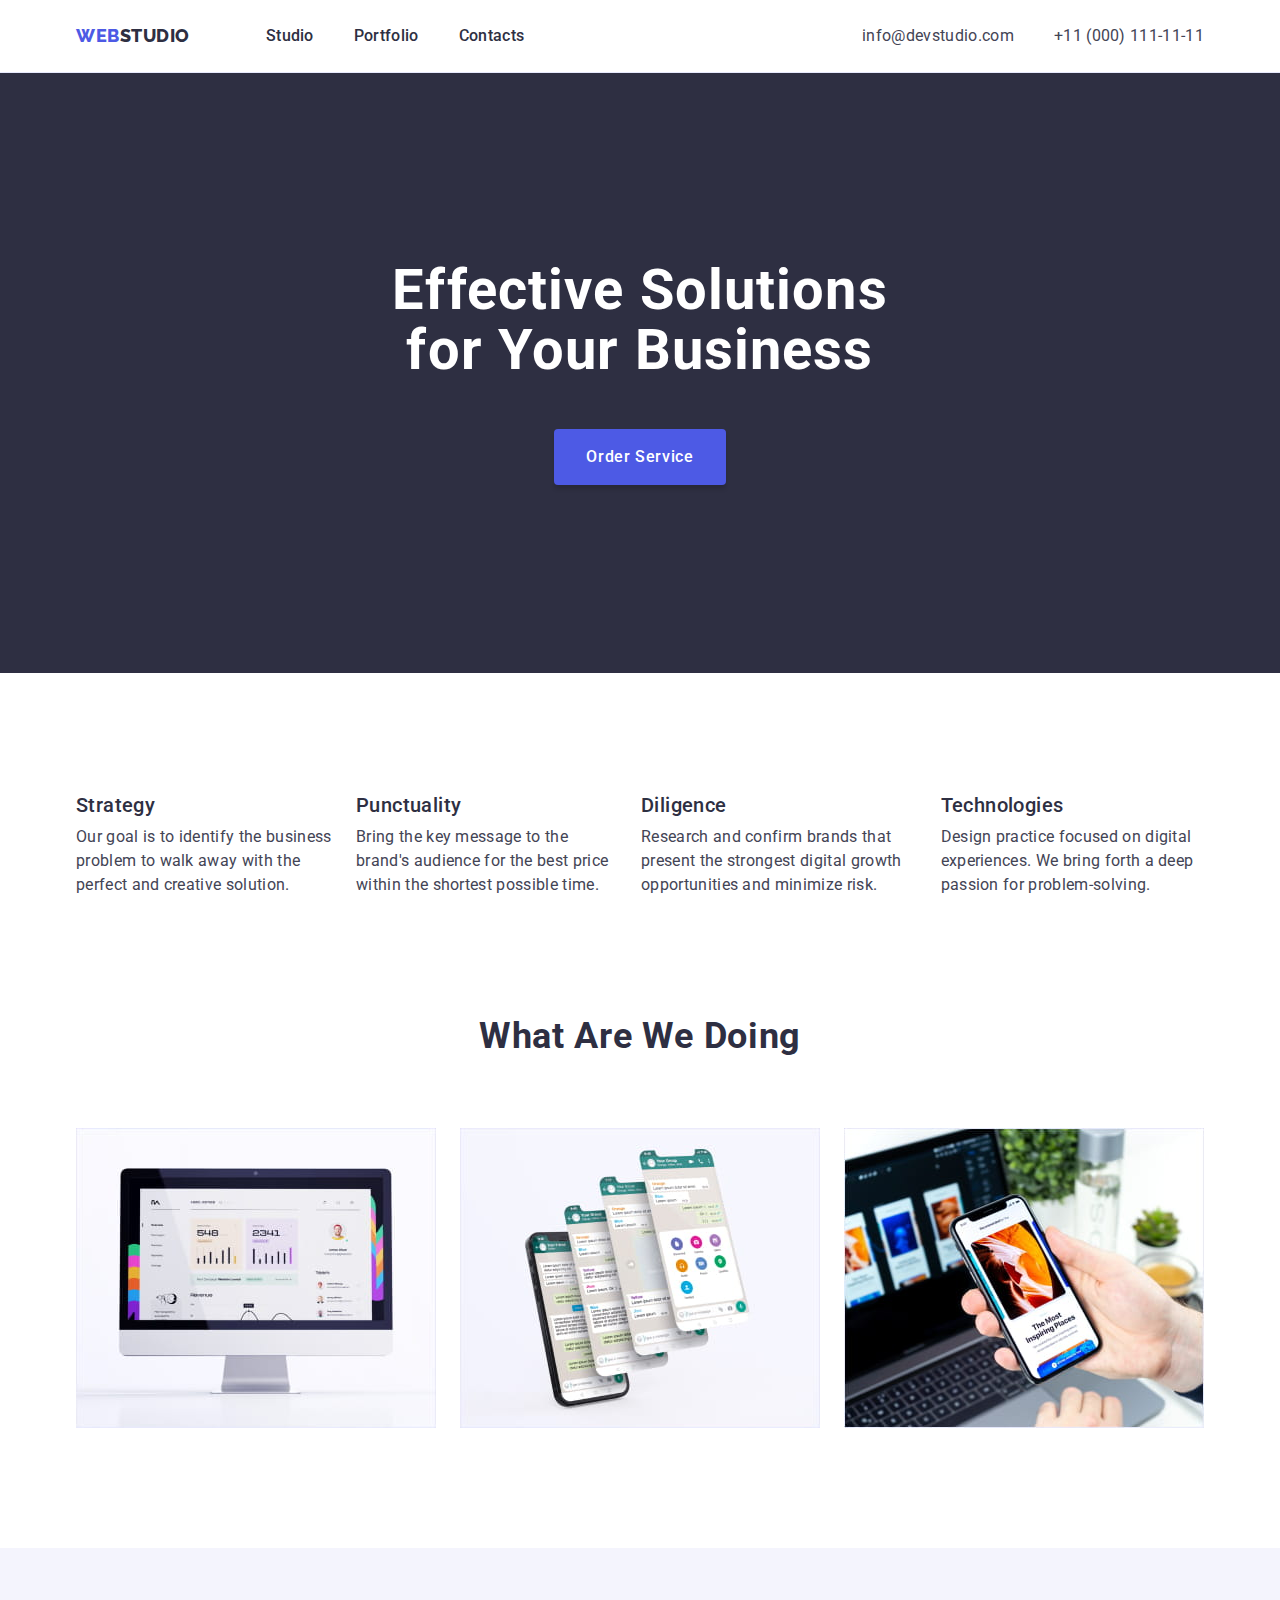
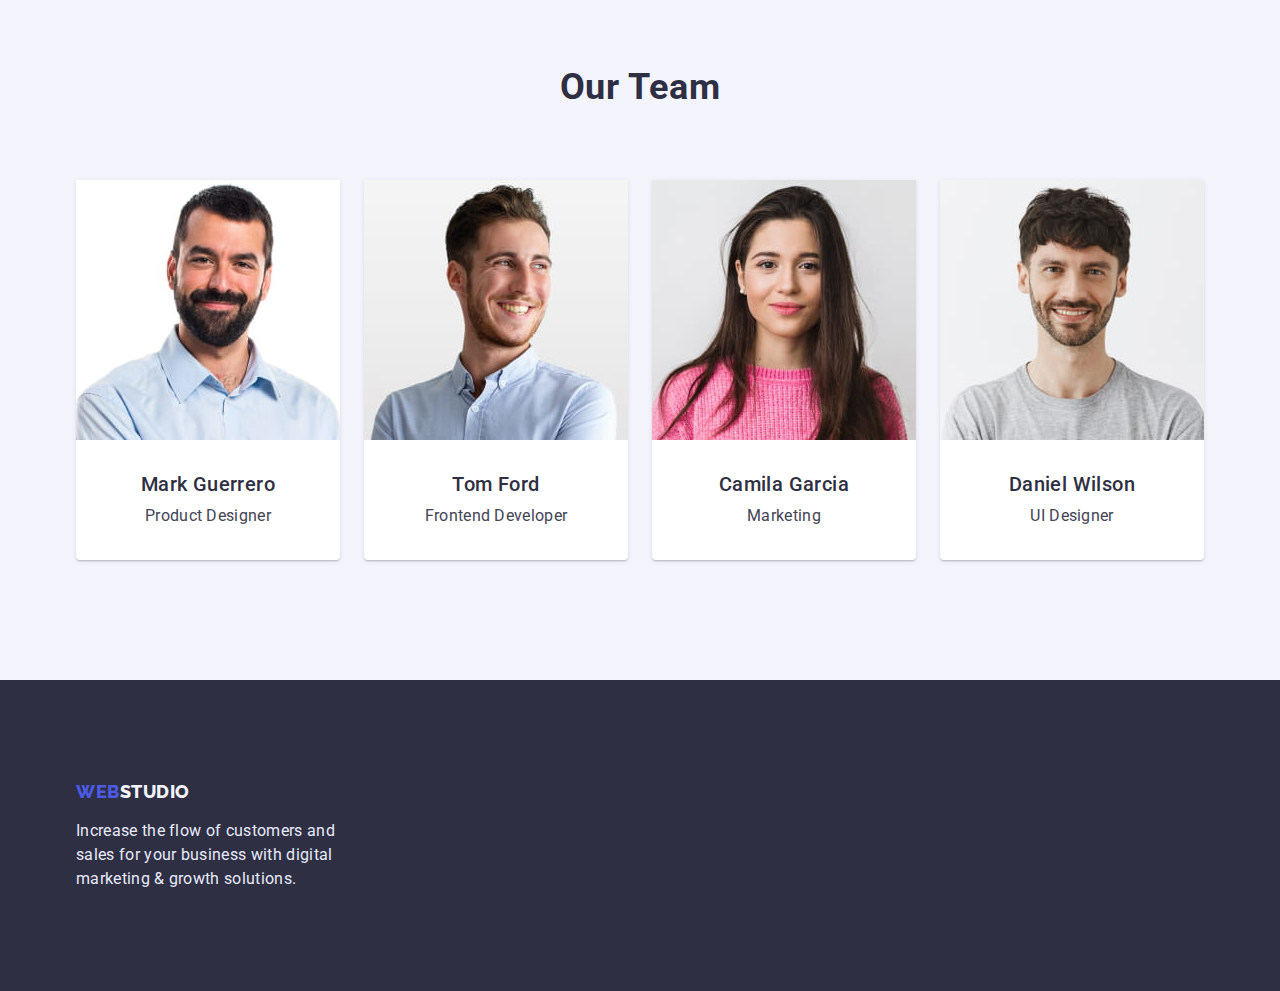
<file: index.html>
<!DOCTYPE html>
<html lang="en">
<head>
    <meta charset="UTF-8">
    <meta http-equiv="X-UA-Compatible" content="IE=edge">
    <meta name="viewport" content="width=device-width, initial-scale=1.0">
    <title>Studio</title>
    <link rel="preconnect" href="https://fonts.googleapis.com">
    <link rel="preconnect" href="https://fonts.gstatic.com" crossorigin>
    <link href="https://fonts.googleapis.com/css2?family=Raleway:wght@800&family=Roboto:wght@400;500;700;900&display=swap" rel="stylesheet">
    <link rel="stylesheet" href="css/modern-normalize.css">    
    <link rel="stylesheet" href="css/styles.css">
</head>
<body>
    
<!-- HEADER -->

<header class="top-line">
    
    <div class="top-general container">

        <nav class="top-navigation">
            <a href="./index.html" class="logo"><span class="logo-clr-2">Web</span>Studio</a>
    
            <ul class="top-navigation-list">

                <li class="top-navigation-items">
                    <a href="index.html" class="navigation-styles">Studio</a>
                </li>
                <li class="top-navigation-items">
                    <a href="portfolio.html" class="navigation-styles">Portfolio</a>
                </li>
                <li class="top-navigation-items">
                    <a href="" class="navigation-styles">Contacts</a>
                </li>

            </ul>

        </nav>
    
        <address class="top-contacts">
            <ul class="top-contacts-list">

                <li class="top-contacts-items">
                    <a href="mailto:info@devstudio.com" class="top-contacts-link">info@devstudio.com</a>
                </li>
                <li class="top-contacts-items">
                    <a href="tel:+110001111111" class="top-contacts-link">+11 (000) 111-11-11</a>
                </li>

            </ul>

        </address>
    </div>

</header>

<!-- MAIN -->

<main>

<!-- SEC 1 -->

<section class="hero-back">

        <div class="hero-box container">
            <h1 class="hero-title">Effective Solutions
                for Your Business</h1>

            <button type="button" class="hero-button">Order Service</button>
        </div>

</section>

<!-- SEC 2 -->

<section class="section">

    <div class="container">

        <h2 class="visually-hidden">features</h2>

            <ul class="benefits-list">
    
                <li class="benefits-items">
                    <h3 class="benefits-title">Strategy</h3>
    
                    <p class="benefits-text">
                        Our goal is to identify the business
                        problem to walk away with the
                        perfect and creative solution. 
                    </p>
                </li>
    
                <li class="benefits-items">
                    <h3 class="benefits-title">Punctuality</h3>
    
                    <p class="benefits-text">
                        Bring the key message to the
                        brand's audience for the best price
                        within the shortest possible time.
                    </p>
                </li>
    
                <li class="benefits-items">
                    <h3 class="benefits-title">Diligence</h3>
    
                    <p class="benefits-text">Research and confirm brands that
                        present the strongest digital growth
                        opportunities and minimize risk.
                    </p>
                </li>
    
                <li class="benefits-items">
                    <h3 class="benefits-title">Technologies</h3>
    
                    <p class="benefits-text">Design practice focused on digital
                        experiences. We bring forth a deep
                        passion for problem-solving.
                        </p>
                </li>
    
            </ul>

    </div>

</section>

<!-- SEC 3 -->

<section class="section services">
        
    <div class="container">
        
        <h2 class="services-title">What are we doing</h2>
    
            <ul class="services-list">
    
                <li class="services-items">
                    <img src="./images/pc.jpg" alt="pc" width="360" height="300">
                </li>
    
                <li class="services-items">
                    <img src="./images/smartphone1.jpg" alt="smartphone" width="360" height="300">
                </li>
    
                <li class="services-items">
                    <img src="./images/smartphone2.jpg" alt="smartphone" width="360" height="300">
                </li>
    
            </ul>
        
    </div>

</section>

<!-- SEC 4 -->

<section class="section team-back">

    <div class="container">
        
        <h2 class="team-title">Our Team</h2>
    
            <ul class="team-list">
    
                <li class="team-cards">
                    <img src="./images/Mark.jpg" alt="Mark" width="264" height="260">
    
                        <h3 class="team-name">Mark Guerrero</h3>
                        <p class="team-specialization">Product Designer</p>
    
                </li>
    
                <li class="team-cards">
                    <img src="./images/Tom.jpg" alt="Tom" width="264" height="260">
    
                        <div>
                            <h3 class="team-name">Tom Ford</h3>
                            <p class="team-specialization">Frontend Developer</p>
                        </div>
    
                </li>
    
                <li class="team-cards">
                    <img src="./images/Camila.jpg" alt="Camila" width="264" height="260">
    
                        <h3 class="team-name">Camila Garcia</h3>
                        <p class="team-specialization">Marketing</p>
    
                </li>
    
                <li class="team-cards">
                    <img src="./images/Daniel.jpg" alt="Daniel" width="264" height="260">
    
                        <h3 class="team-name">Daniel Wilson</h3>
                        <p class="team-specialization">UI Designer</p>
    
                
                    </li>
            
                </ul>
    </div>

</section>

</main>

<!-- FOOTER -->

<footer class="footer-page">

    <div class="foot-back container">
        <a href="./index.html" class="logo-foot"><span class="logo-clr-2">Web</span>Studio</a>
    
        <p class="foot-text">Increase the flow of customers and sales for your business with digital marketing & growth solutions.</p>
    </div>

</footer>

</body>
</html>
</file>
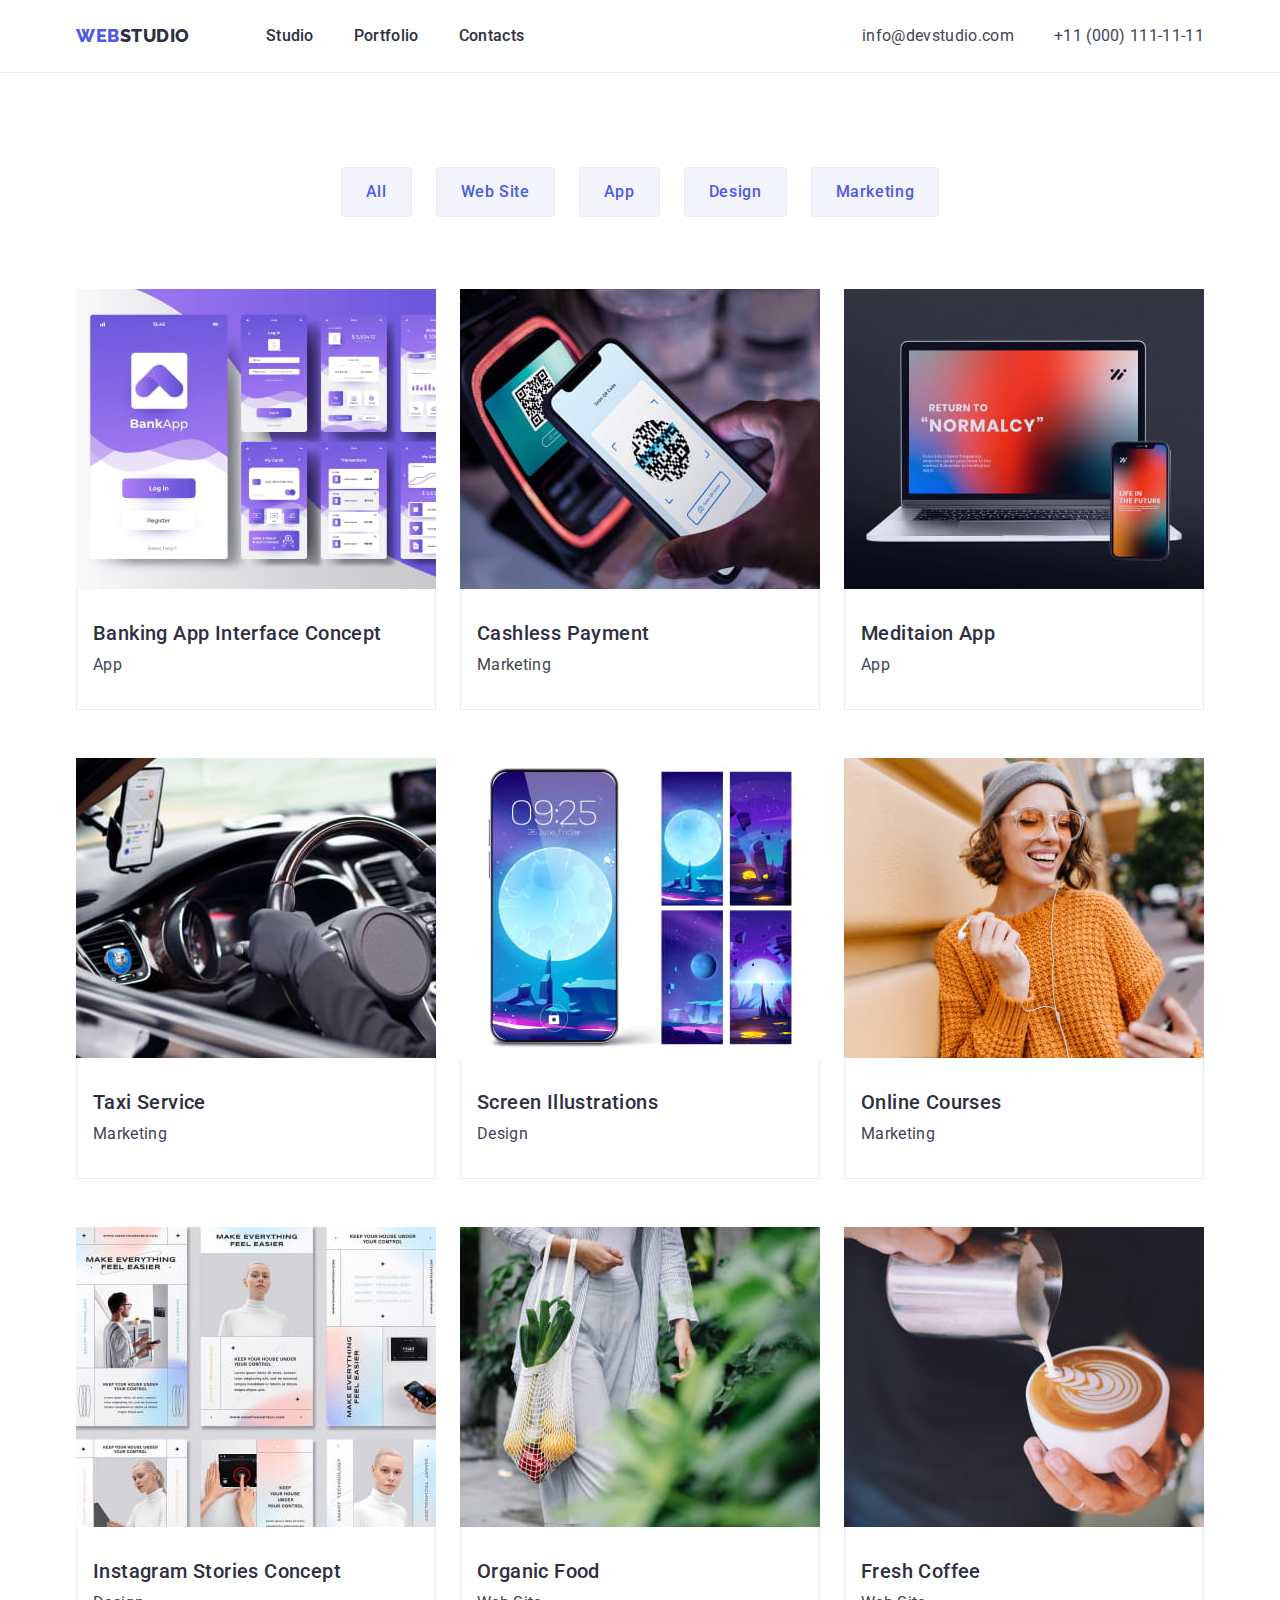
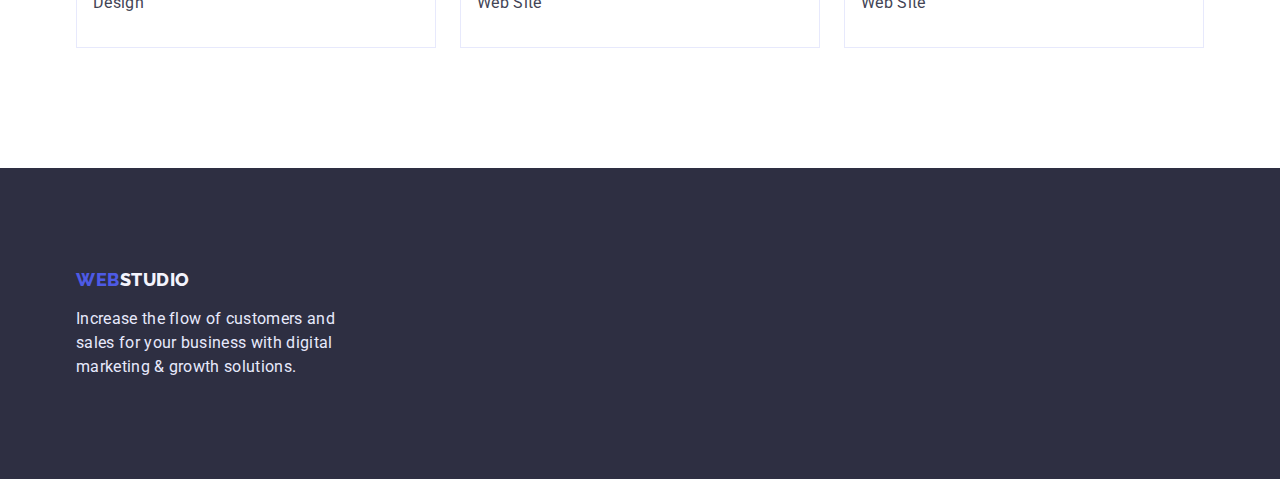
<file: portfolio.html>
<!DOCTYPE html>
<html lang="en">
<head>
    <meta charset="UTF-8">
    <meta http-equiv="X-UA-Compatible" content="IE=edge">
    <meta name="viewport" content="width=device-width, initial-scale=1.0">
    <title>Portfolio</title>
    <link rel="preconnect" href="https://fonts.googleapis.com">
    <link rel="preconnect" href="https://fonts.gstatic.com" crossorigin>
    <link href="https://fonts.googleapis.com/css2?family=Raleway:wght@800&family=Roboto:wght@400;500;700;900&display=swap" rel="stylesheet">
    <link rel="stylesheet" href="css/modern-normalize.css">
    <link rel="stylesheet" href="css/styles.css">
</head>
<body>
    
<!-- HEADER -->

<header class="top-line">
    
    <div class="top-general container">

        <nav class="top-navigation">
            <a href="./index.html" class="logo"><span class="logo-clr-2">Web</span>Studio</a>
    
            <ul class="top-navigation-list">

                <li class="top-navigation-items">
                    <a href="index.html" class="navigation-styles">Studio</a>
                </li>
                <li class="top-navigation-items">
                    <a href="portfolio.html" class="navigation-styles">Portfolio</a>
                </li>
                <li class="top-navigation-items">
                    <a href="" class="navigation-styles">Contacts</a>
                </li>

            </ul>

        </nav>
    
        <address class="top-contacts">
            <ul class="top-contacts-list">

                <li class="top-contacts-items">
                    <a href="mailto:info@devstudio.com" class="top-contacts-link">info@devstudio.com</a>
                </li>
                <li class="top-contacts-items">
                    <a href="tel:+110001111111" class="top-contacts-link">+11 (000) 111-11-11</a>
                </li>

            </ul>

        </address>
    </div>

</header>

<!-- MAIN -->

<main>
    
<!-- SEC 1 -->

<section class="section scroll-up">

    <div class="container">

        <h1 class="visually-hidden">Portfolio</h1>
    
            <ul class="scroll-portfolio-list">
    
                <li class="scroll-items">
                    <button type="button" class="button-portfolio">All</button>
                </li>
                <li class="scroll-items">
                    <button type="button" class="button-portfolio">Web Site</button>
                </li>
                <li class="scroll-items">
                    <button type="button" class="button-portfolio">App</button>
                </li>
                <li class="scroll-items">
                    <button type="button" class="button-portfolio">Design</button>
                </li>
                <li class="scroll-items">
                    <button type="button" class="button-portfolio">Marketing</button>
                </li>
    
            </ul>
    
    <!-- SEC 1.2 -->
    
        <ul class="portfolio-list">
    
            <li class="card-items">
            
                <a href="" class="card-link-style">
                        <img class="brand-pic" class="brand-pic" src="./images/project-card-1.jpg" alt="Banking App Interface Concept" width="360" height="300">
                    <div class="card-frame">
                        <h3 class="brand-name">Banking App Interface Concept</h3>
                        <p class="brand-type">App</p>
                    </div>
                </a>

            </li>
    
            <li class="card-items">
            
                <a href="" class="card-link-style">
                        <img class="brand-pic" src="./images/project-card-2.jpg" alt="Cashless Payment" width="360" height="300">
                    <div class="card-frame">
                        <h3 class="brand-name">Cashless Payment</h3>
                        <p class="brand-type">Marketing</p>
                    </div>
                </a>

            </li>
    
            <li class="card-items">
            
                <a href="" class="card-link-style">
                        <img class="brand-pic" src="./images/project-card-3.jpg" alt="Meditaion App" width="360" height="300">
                    <div class="card-frame">
                        <h3 class="brand-name">Meditaion App</h3>
                        <p class="brand-type">App</p>
                    </div>
                </a>

            </li>
    
            <li class="card-items">
            
                <a href="" class="card-link-style">
                        <img class="brand-pic" src="./images/project-card-4.jpg" alt="Taxi Service" width="360" height="300">
                    <div class="card-frame">
                        <h3 class="brand-name">Taxi Service</h3>
                        <p class="brand-type">Marketing</p>
                    </div>
                </a>

            </li>
    
            <li class="card-items">
            
                <a href="" class="card-link-style">
                        <img class="brand-pic" src="./images/project-card-5.jpg" alt="Screen Illustrations" width="360" height="300">
                    <div class="card-frame">
                        <h3 class="brand-name">Screen Illustrations</h3>
                        <p class="brand-type">Design</p>
                    </div>
                </a>

            </li>
    
            <li class="card-items">
            
                <a href="" class="card-link-style">
                        <img class="brand-pic" src="./images/project-card-6.jpg" alt="Online Courses" width="360" height="300">
                    <div class="card-frame">
                        <h3 class="brand-name">Online Courses</h3>
                        <p class="brand-type">Marketing</p>
                    </div>
                </a>

            </li>
            
            <li class="card-items">
            
                <a href="" class="card-link-style">
                        <img class="brand-pic" src="./images/project-card-7.jpg" alt="Instagram Stories Concept" width="360" height="300">
                    <div class="card-frame">
                        <h3 class="brand-name">Instagram Stories Concept</h3>
                        <p class="brand-type">Design</p>
                    </div>
                </a>

            </li>
            
            <li class="card-items">
            
                <a href="" class="card-link-style">
                        <img class="brand-pic" src="./images/project-card-8.jpg" alt="Organic Food" width="360" height="300">
                    <div class="card-frame">
                        <h3 class="brand-name">Organic Food</h3>
                        <p class="brand-type">Web Site</p>
                    </div>
                </a>

            </li>
    
            <li class="card-items">
            
                <a href="" class="card-link-style">
                        <img class="brand-pic" src="./images/project-card-9.jpg" alt="Fresh Coffee" width="360" height="300">
                    <div class="card-frame">
                        <h3 class="brand-name">Fresh Coffee</h3>
                        <p class="brand-type">Web Site</p>
                    </div>
                </a>

            </li>
    
        </ul>

    </div>

</section>

</main>

<!-- FOOTER -->

<footer class="footer-page">

    <div class="foot-back container">
        <a href="./index.html" class="logo-foot"><span class="logo-clr-2">Web</span>Studio</a>
    
        <p class="foot-text">Increase the flow of customers and sales for your business with digital marketing & growth solutions.</p>
    </div>

</footer>

</body>
</html>
</file>
<file: css/styles.css>
*{
margin: 0;
padding: 0;
}

img{
    display: block;
}

body{
font-family: 'Roboto', sans-serif;
background-color: var(--color-9);
color: var(--color-3);
}

.container{
max-width: 1158px;
margin: auto;
padding: 0 15px;
}

.section{
padding-top: 120px;
padding-bottom: 120px;
}

:root {
    --color-1: #4D5AE5 ;
    --color-2: #404BBF;
    --color-3: #2E2F42;
    --color-4: #31D0AA;
    --color-5: #434455 ;
    --color-6: #8E8F99 ;
    --color-7: #E7E9FC ;
    --color-8: #F4F4FD ;
    --color-9: #FFFFFF;
}

.visually-hidden {
position: absolute;
white-space: nowrap;
width: 1px;
height: 1px;
overflow: hidden;
border: 0;
clip: rect(0 0 0 0);
clip-path: inset(50%);
margin: -1px;
} 

/* --HEADER-- */

.top-line{
border-bottom: 1px solid var(--color-7);
}

.top-general{
display: flex;
margin: auto;
}

.top-navigation{
display: flex;
}

.logo{
font-family: 'Raleway', sans-serif;
font-weight: 800;
font-size: 18px;
line-height: 1.3;
letter-spacing: 0.03em;
text-transform: uppercase;
color: var(--color-3);
text-decoration: none;
padding: 24px 0px;
}

.logo-clr-2{
color: var(--color-1);
}

.top-navigation-list{
display: flex;
list-style-type: none;
gap: 40px;

margin-left: 76px;
}

.top-navigation-items{
}

.navigation-styles{
font-weight: 500;
font-size: 16px;
line-height: 1.5;
letter-spacing: 0.02em;
text-decoration: none; 
color: var(--color-3);

display: block;
padding: 24px 0px;
}

.navigation-styles:hover{
color: var(--color-2);
}

.navigation-styles:focus{
color: var(--color-2);
}

.top-contacts{
margin-left: auto;
}

.top-contacts-list{
display: flex;
list-style-type: none;
gap: 40px;
}

.top-contacts-items{

}

.top-contacts-link{
font-style: normal;
font-size: 16px;
line-height: 1.5;
letter-spacing: 0.02em;
color: var(--color-5);
text-decoration: none; 

display: block;
padding: 24px 0px;
}

.top-contacts-link:hover{
color: var(--color-2);
}

.top-contacts-link:focus{
color: var(--color-2);
}

/* ---MAIN-INDEX--- */

/* -SEC-1-HERO- */


.hero-back{
margin: auto;
max-width: 1440px;   
background: var(--color-3);
padding-bottom: 188px;
padding-top: 188px;
text-align: center;
}

.hero-box{

}

.hero-title{
font-weight: 700;
font-size: 56px;
line-height: 1.07;
text-align: center;
letter-spacing: 0.02em;
color: var(--color-9);
width: 496px;
margin: auto;
}

.hero-button{
font-family: 'Roboto', sans-serif;
padding: 16px 32px;
background: var(--color-1);
box-shadow: 0px 4px 4px rgba(0, 0, 0, 0.15);
border-radius: 4px;
font-weight: 500;
font-size: 16px;
line-height: 1.5;
letter-spacing: 0.04em;
color: var(--color-9);
border: 0px;
cursor: pointer;
margin-top: 48px;

text-align: center;
}

.hero-button:hover{
background: var(--color-2);
box-shadow: 0px 4px 4px rgba(0, 0, 0, 0.15);
border-radius: 4px;
}

.hero-button:focus{
background: var(--color-2);
box-shadow: 0px 4px 4px rgba(0, 0, 0, 0.15);
border-radius: 4px;
}


/* -SEC-2-BENEFITS- */


.benefits-list{
display: flex;
list-style-type: none;
gap: 24px;

}

.benefits-items{
flex-basis: calc((100%-72)/ 4)
}

.benefits-title{
font-weight: 500;
font-size: 20px;
line-height: 1.2;
letter-spacing: 0.02em;

}

.benefits-text{
font-size: 16px;
line-height: 1.5;
letter-spacing: 0.02em;
color: var(--color-5);
margin-top: 8px;
}


/* -SEC-3-SERVICES */


.services{
padding-top: 0;
}

.services-title{
font-weight: 700;
font-size: 36px;
line-height: 1.1;
text-align: center;
letter-spacing: 0.02em;
text-transform: capitalize;
}

.services-list{
margin-top: 72px;
display: flex;
justify-content: center;
list-style-type: none;
gap: 24px;
}

.services-items{

}


/* -SEC-4-TEAM */


.team-back{
background: var(--color-8);
}

.team-title{
font-weight: 700;
font-size: 36px;
line-height: 1.1;
text-align: center;
letter-spacing: 0.02em;
text-transform: capitalize;
}

.team-list{
display: flex;
justify-content: center;
list-style-type: none;
gap: 24px;
margin-top: 72px;
}

.team-cards{
background: var(--color-9);
box-shadow: 0px 1px 6px rgba(46, 47, 66, 0.08), 0px 1px 1px rgba(46, 47, 66, 0.16), 0px 2px 1px rgba(46, 47, 66, 0.08);
border-radius: 0px 0px 4px 4px;
padding-bottom: 32px;
}

/* .team-elements-pozition{

} */

.team-name{
font-weight: 500;
font-size: 20px;
line-height: 1.2;
text-align: center;
letter-spacing: 0.02em;
flex: none;
order: 0;
flex-grow: 0;

margin-top: 32px;
}

.team-specialization{
font-size: 16px;
line-height: 1.5;
text-align: center;
letter-spacing: 0.02em;
color: var(--color-5);

margin-top: 8px;

}


/* ---MAIN-PORTFOLIO--- */


.scroll-up{
padding-top: 94px;
}

.scroll-portfolio-list{
display: flex;
list-style-type: none;

gap: 24px;
justify-content: center;
}

.scroll-items{

}

.button-portfolio{
font-family: 'Roboto', sans-serif;
background: var(--color-8);
border: 1px solid var(--color-7);
border-radius: 4px;
font-weight: 500;
font-size: 16px;
line-height: 1.5;
letter-spacing: 0.04em;
color: var(--color-1);

padding: 12px 24px;
cursor: pointer;

}

.button-portfolio:hover{
background: var(--color-2);
box-shadow: 0px 3px 1px rgba(0, 0, 0, 0.1), 0px 2px 1px rgba(0, 0, 0, 0.08), 0px 2px 2px rgba(0, 0, 0, 0.12);
border-radius: 4px;
color: var(--color-9);

border-color: transparent;
}

.button-portfolio:focus{
background: var(--color-2);
box-shadow: 0px 3px 1px rgba(0, 0, 0, 0.1), 0px 2px 1px rgba(0, 0, 0, 0.08), 0px 2px 2px rgba(0, 0, 0, 0.12);
border-radius: 4px;
color: var(--color-9);
}
/* ---- SEC 1.2 ---- */
.portfolio-list{
list-style-type: none;    
display: flex;
flex-wrap: wrap;
column-gap: 24px;
row-gap: 48px;

justify-content: center;
margin-top: 72px;
}

.card-items{
background: var(--color-9);

display: block;
}

.card-frame{
border-left: 1px solid var(--color-7);
border-right: 1px solid var(--color-7);
border-bottom: 1px solid var(--color-7);
padding: 32px 16px;
}

.card-link-style{
text-decoration: none;

}

.brand-pic{
display: block;
}



.brand-name{
color: var(--color-3);
font-weight: 500;
font-size: 20px;
line-height: 1.2;
letter-spacing: 0.02em;

}

.brand-type{
color: var(--color-5);
font-size: 16px;
line-height: 1.5;
letter-spacing: 0.02em;


margin-top: 8px;
}

/* --FOOTER-- */
.footer-page{
background: var(--color-3); 
padding-top: 100px;
padding-bottom: 100px;
}

.foot-back{

}

.logo-foot{
font-family: 'Raleway', sans-serif;
font-weight: 800;
font-size: 18px;
line-height: 1.3;
letter-spacing: 0.03em;
text-transform: uppercase;
color: var(--color-8);

text-decoration: none;

}

.foot-text{
font-size: 16px;
line-height: 1.5;
letter-spacing: 0.02em;
color: var(--color-7);

margin-top: 16px;
max-width: 264px;

}
</file>
